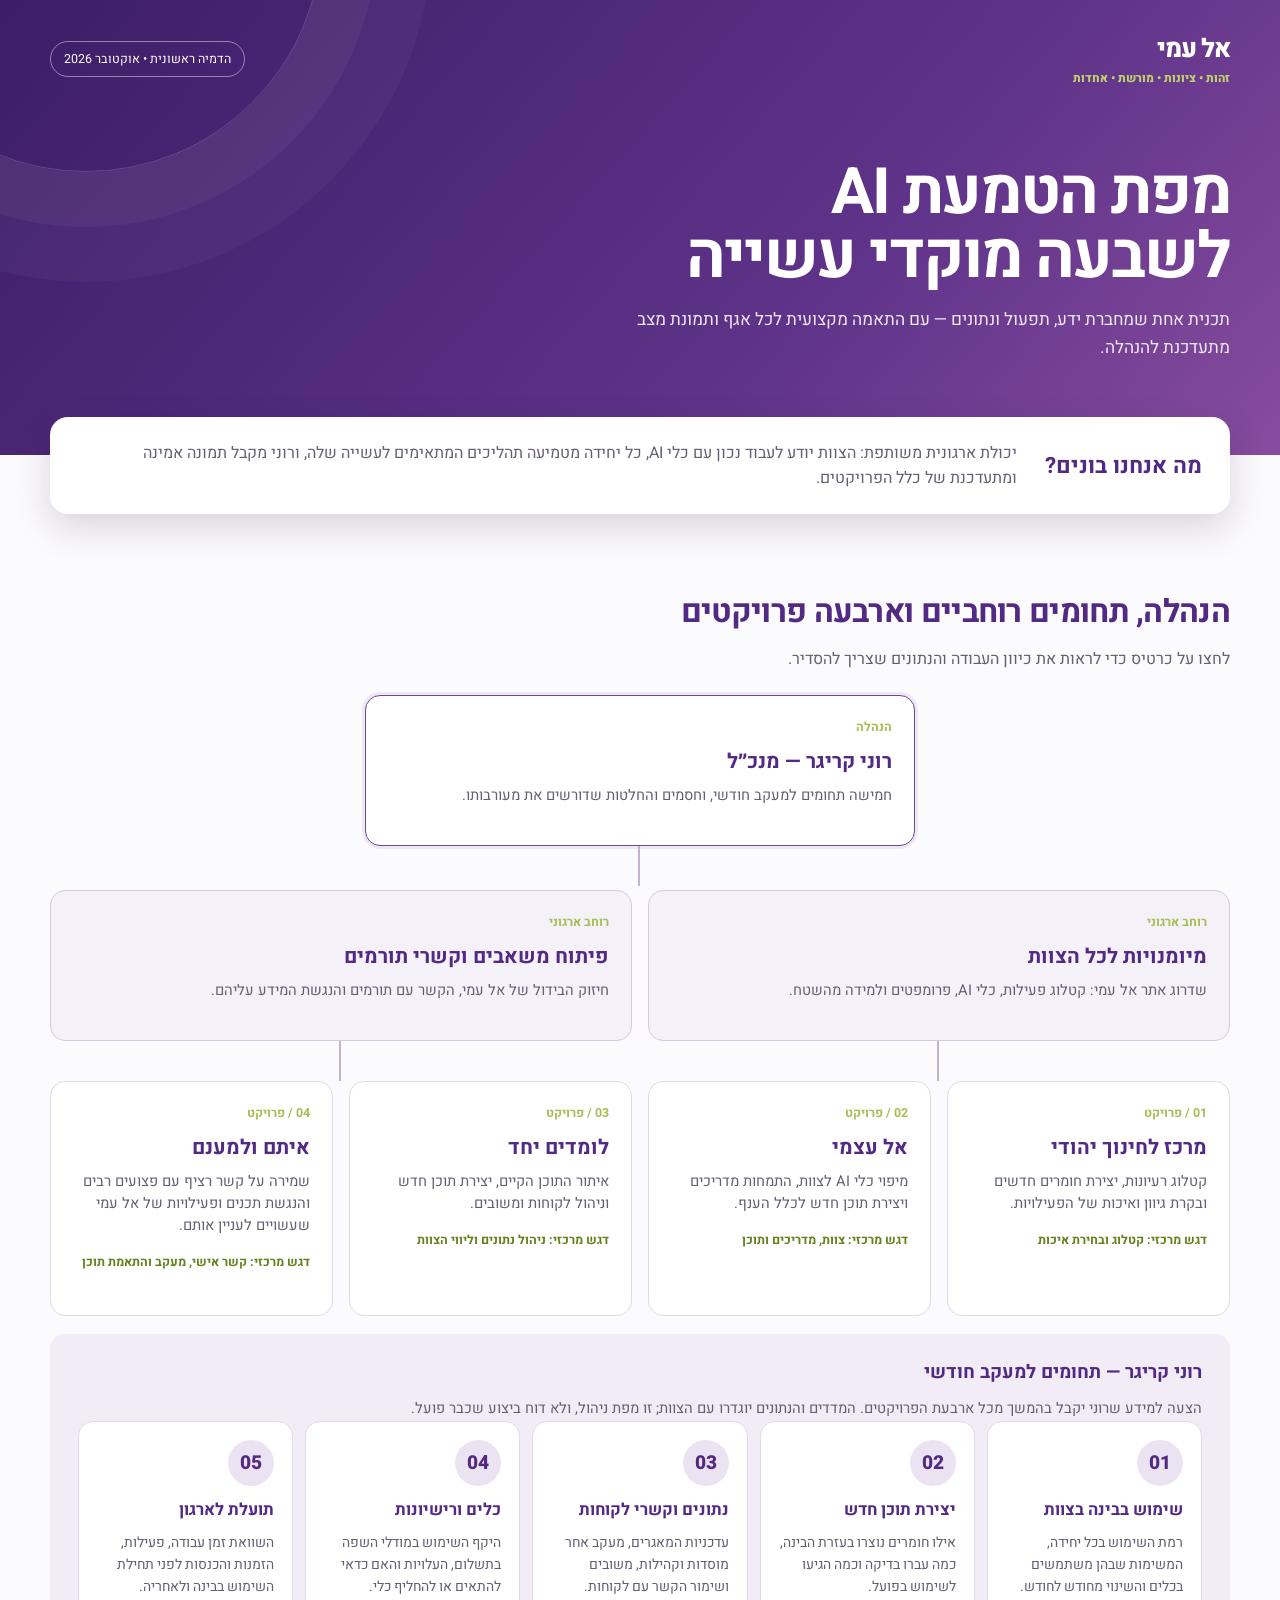
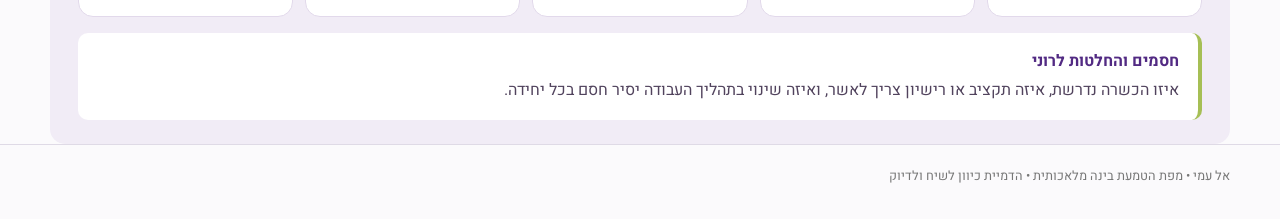
<file: index.html>
<!doctype html>
<html lang="he" dir="rtl">
<head>
  <meta charset="UTF-8" />
  <meta name="viewport" content="width=device-width, initial-scale=1.0" />
  <title>אל עמי | מפת הטמעת AI</title>
  <link rel="preconnect" href="https://fonts.googleapis.com" />
  <link rel="preconnect" href="https://fonts.gstatic.com" crossorigin />
  <link href="https://fonts.googleapis.com/css2?family=Heebo:wght@400;500;700;800&display=swap" rel="stylesheet" />
  <style>
    :root { --violet:#522a83; --plum:#704598; --lime:#a6bf55; --ink:#201a29; --muted:#665e71; --paper:#fbfafc; --blue:#4a81bd; --line:#dfdae6; }
    * { box-sizing:border-box; } body { margin:0; background:var(--paper); color:var(--ink); font-family:"Heebo",Arial,sans-serif; }
    .wrap { width:min(1180px, calc(100% - 40px)); margin:auto; }
    header { background:linear-gradient(132deg,#3d1d67 0%,#5e3389 64%,#874c9d 100%); color:#fff; padding:30px 0 76px; position:relative; overflow:hidden; }
    header:after { content:""; position:absolute; width:470px; height:470px; border:1px solid #ffffff2b; border-radius:50%; left:-150px; top:-300px; box-shadow:0 0 0 55px #ffffff0b,0 0 0 110px #ffffff08; }
    nav { display:flex; justify-content:space-between; align-items:center; position:relative; z-index:1; }
    .brand { font-size:1.6rem; font-weight:800; letter-spacing:-1px; } .brand small { display:block; color:#bdd46a; font-size:.74rem; letter-spacing:0; margin-top:2px; }
    .badge { border:1px solid #ffffff73; border-radius:99px; padding:8px 13px; font-size:.78rem; }
    h1 { font-size:clamp(2.2rem,5vw,4.1rem); margin:74px 0 11px; line-height:1; position:relative; z-index:1; letter-spacing:-2px; }
    .subtitle { font-size:1.08rem; color:#efe9f5; max-width:650px; line-height:1.6; position:relative; z-index:1; }
    .intro { margin-top:-38px; position:relative; z-index:2; background:#fff; box-shadow:0 13px 35px #2d17452b; border-radius:18px; padding:24px 28px; display:flex; gap:28px; align-items:center; }
    .intro strong { color:var(--violet); font-size:1.4rem; white-space:nowrap; } .intro p { color:var(--muted); margin:0; line-height:1.55; }
    section { padding:66px 0 0; } .eyebrow { color:#708d21; font-size:.8rem; font-weight:bold; letter-spacing:.7px; } h2 { color:var(--violet); font-size:2rem; margin:8px 0 12px; letter-spacing:-.7px; }
    .lead { color:var(--muted); margin:0 0 26px; line-height:1.6; }
    .cards { display:grid; grid-template-columns:repeat(4,minmax(0,1fr)); gap:16px; position:relative; }
    .cards .level { grid-column:1 / -1; width:min(550px,100%); justify-self:center; min-height:0; margin-bottom:24px; overflow:visible; }
    .cards .level:after { content:""; position:absolute; width:2px; height:40px; background:#c3b3d1; bottom:-41px; right:50%; }
    .cards .shared { background:#f5f1f8; border-color:#d6c8e1; }
    .cards .shared { grid-column:span 2; width:100%; }
    .card { text-align:right; border:1px solid var(--line); background:#fff; border-radius:15px; min-height:235px; padding:22px; cursor:pointer; transition:.2s; position:relative; overflow:hidden; }
    .card:hover,.card.active { border-color:var(--plum); transform:translateY(-4px); box-shadow:0 13px 25px #3b1e5a12; } .card.active { box-shadow:0 0 0 3px #70459818; }
    .num { color:var(--lime); font-size:.78rem; font-weight:bold; } .card h3 { margin:11px 0 8px; font-size:1.28rem; color:var(--violet); } .card p { font-size:.92rem; color:var(--muted); line-height:1.5; margin:0 0 16px; }
    .time { display:inline-block; color:#fff; background:var(--blue); font-size:.78rem; padding:6px 9px; border-radius:99px; } .question .time { background:#8963a7; }.question:after { content:"?"; position:absolute; left:15px; bottom:-28px; color:#f2edf6; font-size:105px; font-weight:bold; }
    .priority { display:block; color:#65821d; font-size:.78rem; font-weight:bold; margin:0 0 12px; }
    .detail { display:none; border-radius:15px; background:#f1ecf6; margin-top:18px; padding:24px 28px; color:#31273b; } .detail.show { display:block; } .detail h3 { margin:0 0 12px; color:var(--violet); } .detail-grid { display:grid; grid-template-columns:1fr 1fr 1fr; gap:20px; }.detail strong { color:#5d387d; display:block; margin-bottom:7px; }.detail p { margin:0; font-size:.92rem; line-height:1.55; }
    .learn-intro { color:var(--muted); margin:0 0 22px; line-height:1.6; } .learn-map { display:grid; grid-template-columns:repeat(3,minmax(0,1fr)); gap:14px; } .learn-pillar { background:#fff; border:1px solid #e2d9eb; border-radius:15px; padding:20px; } .learn-icon { width:46px; height:46px; border-radius:50%; background:#ebe3f2; display:grid; place-items:center; color:var(--violet); font-size:1.2rem; font-weight:800; margin-bottom:14px; } .learn-pillar h4 { color:var(--violet); font-size:1.13rem; margin:0 0 15px; } .learn-pillar strong { font-size:.83rem; margin:15px 0 4px; } .learn-pillar p { line-height:1.65; } .learn-flow { margin:18px 0 0; border-right:3px solid var(--lime); background:#fff; border-radius:8px; padding:14px 17px; color:#51435d; font-size:.9rem; line-height:1.65; }
    .learn-prep { background:#fff; border:1px solid #d9cce5; border-right:4px solid var(--lime); border-radius:12px; padding:17px 19px; margin:0 0 18px; display:grid; grid-template-columns:auto 1fr; gap:15px; align-items:center; } .learn-prep h4 { margin:0 0 5px; color:var(--violet); font-size:1.1rem; } .learn-prep p { margin:0; color:var(--muted); line-height:1.55; font-size:.9rem; }
    .shared-map { display:grid; grid-template-columns:repeat(4,minmax(0,1fr)); gap:14px; } .shared-pillar { background:#fff; border:1px solid #e2d9eb; border-radius:15px; padding:20px; } .shared-pillar h4 { color:var(--violet); font-size:1.13rem; margin:0 0 11px; } .shared-pillar p { color:var(--muted); line-height:1.65; margin:0; font-size:.9rem; }
    .ceo-map { display:grid; grid-template-columns:repeat(5,minmax(0,1fr)); gap:12px; } .ceo-pillar { background:#fff; border:1px solid #e2d9eb; border-radius:15px; padding:18px; } .ceo-pillar h4 { color:var(--violet); font-size:1.04rem; line-height:1.3; margin:0 0 10px; } .ceo-pillar p { color:var(--muted); font-size:.87rem; line-height:1.6; margin:0; } .ceo-decision-strip { margin-top:16px; background:#fff; border-right:4px solid var(--lime); border-radius:10px; padding:16px 19px; color:#51435d; line-height:1.6; } .ceo-decision-strip strong { color:var(--violet); display:block; margin-bottom:3px; }
    .education-map { display:grid; grid-template-columns:repeat(4,minmax(0,1fr)); gap:14px; } .education-pillar { background:#fff; border:1px solid #e2d9eb; border-radius:15px; padding:20px; position:relative; } .education-pillar:not(:last-child):after { content:"←"; position:absolute; left:-17px; top:30px; color:var(--lime); font-size:1.4rem; font-weight:800; } .education-pillar h4 { color:var(--violet); font-size:1.08rem; margin:0 0 11px; } .education-pillar p { color:var(--muted); line-height:1.65; margin:0; font-size:.9rem; } .education-pillar b { display:block; color:#5d387d; margin:14px 0 5px; font-size:.82rem; } .education-metrics { display:grid; grid-template-columns:repeat(3,1fr); gap:12px; margin-top:18px; } .education-metric { background:#fff; border-radius:10px; padding:13px 15px; border-top:3px solid var(--lime); color:#5f556a; font-size:.86rem; } .education-metric b { display:block; color:var(--violet); font-size:1.05rem; margin-bottom:3px; }
    .flow { display:grid; grid-template-columns:repeat(4,1fr); position:relative; gap:13px; padding-bottom:8px; }.step { background:#fff; border-top:4px solid var(--lime); border-radius:11px; padding:16px; box-shadow:0 5px 13px #3b1e5a0c; }.step b { color:var(--violet); display:block; margin:4px 0 7px; }.step span { font-size:.84rem; color:var(--muted); line-height:1.45; display:block; }
    .dashboard { background:#251638; color:#fff; border-radius:20px; padding:32px; overflow:hidden; }.dashboard h2 { color:#fff; margin:0 0 8px; }.dashboard .lead { color:#d3c8dc; }.ceo-top { display:flex; justify-content:space-between; gap:24px; align-items:flex-start; }.ceo-kicker { color:#bdd46a; font-size:.8rem; font-weight:bold; }.ceo-decisions { display:grid; grid-template-columns:repeat(3,1fr); gap:10px; margin:24px 0; }.ceo-decision { background:#ffffff0b; border:1px solid #ffffff25; border-radius:11px; padding:14px; }.ceo-decision b { display:block; color:#bdd46a; font-size:.88rem; margin-bottom:5px; }.ceo-decision span { font-size:.82rem; color:#eee8f3; line-height:1.45; }.portfolio-title { color:#bdd46a; font-size:.9rem; font-weight:bold; margin:0 0 10px; }.portfolio { border:1px solid #ffffff25; border-radius:12px; overflow:hidden; }.portfolio-row { display:grid; grid-template-columns:1.1fr 1.5fr 1.8fr; gap:12px; padding:12px 14px; border-bottom:1px solid #ffffff18; align-items:center; font-size:.85rem; }.portfolio-row:last-child { border-bottom:0; }.portfolio-row b { color:#fff; }.portfolio-row span { color:#d5cbe0; }.portfolio-row em { font-style:normal; color:#bdd46a; }.ceo-insights { display:grid; grid-template-columns:repeat(3,1fr); gap:10px; margin-top:18px; }.ceo-insight { background:#ffffff0b; border-radius:10px; padding:13px; }.ceo-insight b { display:block; color:#bdd46a; margin-bottom:4px; }.ceo-insight span { font-size:.8rem; color:#e6ddec; line-height:1.45; display:block; }
    .note { border-right:4px solid var(--lime); background:#f4f8e7; color:#44511b; padding:17px 19px; border-radius:7px; line-height:1.55; margin:28px 0 60px; } footer { border-top:1px solid var(--line); padding:22px 0 34px; font-size:.8rem; color:#777; }
    .demo-link { display:flex; align-items:center; justify-content:space-between; gap:18px; color:inherit; text-decoration:none; transition:box-shadow .18s,transform .18s; }.demo-link:hover,.demo-link:focus-visible { box-shadow:0 0 0 3px #7045981c; transform:translateY(-1px); outline:none; }.demo-cta { color:var(--violet); font-weight:800; white-space:nowrap; }.demo-link:hover .demo-cta { text-decoration:underline; }
    .learn-flow.demo-link { background:linear-gradient(110deg,#61368a,#43216b); border:1px solid #76559a; border-right:6px solid var(--lime); border-radius:14px; padding:18px 21px; color:#fff; box-shadow:0 9px 22px #32194a24; }.learn-flow.demo-link b { color:#d4e99a; }.learn-flow.demo-link:hover,.learn-flow.demo-link:focus-visible { box-shadow:0 0 0 4px #a8c34e45,0 12px 28px #32194a30; transform:translateY(-2px); }.demo-cta { display:inline-flex; align-items:center; gap:8px; border-radius:9px; padding:9px 14px; color:#293716; background:#c5df78; box-shadow:0 2px 0 #91a94c; }.learn-flow.demo-link:hover .demo-cta { text-decoration:none; background:#d5eb9b; }
    @media(max-width:900px){ .cards { grid-template-columns:repeat(2,minmax(0,1fr)); } .cards .shared { grid-column:span 1; } .shared-map,.education-map { grid-template-columns:repeat(2,minmax(0,1fr)); } .ceo-map { grid-template-columns:repeat(2,minmax(0,1fr)); } .education-pillar:nth-child(2):after { display:none; } }
    @media(max-width:600px){ .cards,.flow,.detail-grid,.dashboard,.learn-map,.shared-map,.education-map,.education-metrics,.ceo-decisions,.ceo-insights,.ceo-map { grid-template-columns:1fr; }.ceo-top { display:block; }.portfolio-row { grid-template-columns:1fr; gap:4px; }.education-pillar:after { display:none; }.cards .level { width:100%; grid-column:1 / -1; }.intro { display:block; }.intro strong { display:block; margin-bottom:7px; } h1 { margin-top:52px; }.metric-grid { grid-template-columns:1fr 1fr; }.demo-link { align-items:flex-start; flex-direction:column; gap:8px; } }
  </style>
</head>
<body>
  <header><div class="wrap"><nav><div class="brand">אל עמי<small>זהות • ציונות • מורשת • אחדות</small></div><div class="badge">הדמיה ראשונית • אוקטובר 2026</div></nav><h1>מפת הטמעת AI<br>לשבעה מוקדי עשייה</h1><p class="subtitle">תכנית אחת שמחברת ידע, תפעול ונתונים — עם התאמה מקצועית לכל אגף ותמונת מצב מתעדכנת להנהלה.</p></div></header>
  <main class="wrap">
    <div class="intro"><strong>מה אנחנו בונים?</strong><p>יכולת ארגונית משותפת: הצוות יודע לעבוד נכון עם כלי AI, כל יחידה מטמיעה תהליכים המתאימים לעשייה שלה, ורוני מקבל תמונה אמינה ומתעדכנת של כלל הפרויקטים.</p></div>
    <section><h2>הנהלה, תחומים רוחביים וארבעה פרויקטים</h2><p class="lead">לחצו על כרטיס כדי לראות את כיוון העבודה והנתונים שצריך להסדיר.</p>
      <div class="cards" id="cards">
        <article class="card level active" data-key="ceo" tabindex="0" role="button"><div class="num">הנהלה</div><h3>רוני קריגר — מנכ״ל</h3><p>חמישה תחומים למעקב חודשי, וחסמים והחלטות שדורשים את מעורבותו.</p></article>
        <article class="card level shared" data-key="shared" tabindex="0" role="button"><div class="num">רוחב ארגוני</div><h3>מיומנויות לכל הצוות</h3><p>שדרוג אתר אל עמי: קטלוג פעילות, כלי AI, פרומפטים ולמידה מהשטח.</p></article>
        <article class="card level shared" data-key="fundraising" tabindex="0" role="button"><div class="num">רוחב ארגוני</div><h3>פיתוח משאבים וקשרי תורמים</h3><p>חיזוק הבידול של אל עמי, הקשר עם תורמים והנגשת המידע עליהם.</p></article>
        <article class="card" data-key="education" tabindex="0" role="button"><div class="num">01 / פרויקט</div><h3>מרכז לחינוך יהודי</h3><p>קטלוג רעיונות, יצירת חומרים חדשים ובקרת גיוון ואיכות של הפעילויות.</p><span class="priority">דגש מרכזי: קטלוג ובחירת איכות</span></article>
        <article class="card" data-key="self" tabindex="0" role="button"><div class="num">02 / פרויקט</div><h3>אל עצמי</h3><p>מיפוי כלי AI לצוות, התמחות מדריכים ויצירת תוכן חדש לכלל הענף.</p><span class="priority">דגש מרכזי: צוות, מדריכים ותוכן</span></article>
        <article class="card" data-key="learn" tabindex="0" role="button"><div class="num">03 / פרויקט</div><h3>לומדים יחד</h3><p>איתור התוכן הקיים, יצירת תוכן חדש וניהול לקוחות ומשובים.</p><span class="priority">דגש מרכזי: ניהול נתונים וליווי הצוות</span></article>
        <article class="card" data-key="together" tabindex="0" role="button"><div class="num">04 / פרויקט</div><h3>איתם ולמענם</h3><p>שמירה על קשר רציף עם פצועים רבים והנגשת תכנים ופעילויות של אל עמי שעשויים לעניין אותם.</p><span class="priority">דגש מרכזי: קשר אישי, מעקב והתאמת תוכן</span></article>
      </div>
      <div class="detail show" id="detail"></div>
    </section>
  </main>
  <footer><div class="wrap">אל עמי • מפת הטמעת בינה מלאכותית • הדמיית כיוון לשיח ולדיוק</div></footer>
  <script>
    const info={
      education:{title:'מרכז לחינוך יהודי',aim:'להאיץ יצירה והנגשה של תכנים, בלי לוותר על דיוק, מקורות ובקרה אנושית.',tools:'חיפוש ועיבוד מקורות, טיוטות למערכי שיעור, התאמות לקהלים ויצירת חומרי עזר.',data:'מאגר תכנים מתויג: נושא, מקור, קהל יעד, מצב בדיקה ושימוש.',time:'שבועות 1–3: מיפוי תכנים וכללי איכות. שבועות 4–8: שני תהליכי פיילוט.'},
      self:{title:'אל עצמי — מיפוי ומעקב אחר מוסדות חינוך',aim:'לבנות תמונת מצב של כלל מוסדות החינוך הרלוונטיים לעבודה: לנתח את המוסדות, לעקוב אחר מצב הקשר והפעילות וללמוד ממשובים.',tools:'הקמת מאגר מוסדות מרכזי, סיוע באיסוף ובסידור המידע הקיים, הדרכה אישית לצוות וליווי בהזנה ובעדכון שוטף. כלי AI יוכלו לסייע בסיכום משובים ובזיהוי צרכים חוזרים.',data:'כרטיס לכל מוסד: פרטי קשר, מאפיינים רלוונטיים, סטטוס מעקב ופעילות, משימות להמשך ומקום להזנת משובים. תהליך העבודה: מיפוי ← מעקב ועדכון ← משוב ← תמונת מצב.',time:'הערכה ראשונית: שבועות 1–3 למיפוי ולסידור המידע; שבועות 4–8 להקמת מאגר בסיסי, הדרכה ופיילוט. המשך הליווי והזמנים ייקבעו לפי מצב הנתונים.'},
      learn:{title:'לומדים יחד — ניהול מוסדות וקהילות',aim:'להקים מערכת מעקב שוטפת לכל המקומות הרלוונטיים, בחלוקה ברורה בין מוסדות חינוך לבין קהילות, כגון בתי כנסת ומתנ״סים.',tools:'מאגר מרכזי עם כרטיס לכל מקום, טופס עדכון ומשוב, תזכורות וליווי מעשי לצוות בסידור הנתונים ובהטמעת שגרת עבודה. הפקת דוח חודשי למנכ״ל תציג את מצב כל מקום ופעולות להמשך.',data:'לכל מוסד או קהילה: סוג מקום, אנשי קשר, מאפיינים, סטטוס קשר ופעילות, מפגשים, מדריכים, משימות ומשובים. תהליך העבודה: מיפוי ← מעקב ועדכון ← משוב ← תמונת מצב ← דוח חודשי.',time:'הערכה ראשונית: שבועות 1–3 לאפיון ואיסוף נתונים; שבועות 4–6 להקמת מאגר בסיסי; שבועות 7–12 לפיילוט, הדרכת הצוות ובדיקת הדוח החודשי. הזמנים תלויים במצב הנתונים הקיים.'},
      together:{title:'איתם ולמענם',aim:'שמירה על קשר אישי ורציף עם פצועים רבים והנגשת תכנים ופעילויות מתאימים.',tools:'מאגר קשר, תזכורות וכלי AI שיסייעו לצוות, לאחר מיפוי הצרכים.',data:'בירור עם הצוות כיצד מנוהל הקשר כיום ואיזה מידע נדרש.',time:''},
      fundraising:{title:'פיתוח משאבים וקשרי תורמים',aim:'חיזוק הבידול והקשר עם תורמים וקהל קיים.',tools:'מיפוי דרכי הקשר והמידע הקיים.',data:'בחינת הטבלאות והמידע על התורמים.',time:''},
      ceo:{title:'רוני קריגר — מנכ״ל',aim:'לקבל שליטה רציפה בכלל הפרויקטים, על בסיס מידע מעודכן ולא על בסיס רדיפה אחרי עדכונים.',tools:'לוח שליטה, סיכומי סטטוס תקופתיים, התראות על חסמים וריכוז החלטות.',data:'שפה משותפת ליעד, סטטוס, אחראי, תאריך יעד, סיכון והחלטה נדרשת.',time:'שבועות 1–2: הגדרת תמונת הניהול. שבועות 3–6: לוח שליטה ניסיוני. מהשבוע השביעי: שיפור רציף.'},
      shared:{title:'מיומנויות לכל הצוות',aim:'לאפשר עבודה אחראית, יעילה ובטוחה עם AI בכל תפקיד.',tools:'פרומפטינג, ההבדל בין כלי שיחה/חיפוש/יצירה, בדיקת תוצרים, פרטיות וארגון קבצים.',data:'תבניות עבודה, מאגר פרומפטים מאושרים, כללי שמירה ובעלות על ידע.',time:'ארבעה מפגשים במהלך שישה שבועות, עם משימת תרגול קצרה בין מפגש למפגש.'}
    };
    const out=document.querySelector('#detail'); function render(key){const x=info[key];if(key==='shared'){out.innerHTML=`<h3>מיומנויות לכל הצוות — אתר מלווה לעבודה</h3><p class="learn-intro">מקום אחד שחוזרים אליו בזמן העבודה: מוצאים פעילות, בוחרים כלי מתאים, נעזרים בפרומפט טוב ולומדים מתוצרים ומשובים מן השטח.</p><div class="shared-map"><div class="shared-pillar"><div class="learn-icon">01</div><h4>קטלוג הפעילות</h4><p>כרטיס לכל פעילות עם תיאור, קהל יעד, נושא, קבצים, הוראות הפעלה, אנשי קשר ומשובים. חיפוש וסינון לפי גיל, תקופה, נושא, מיקום וסוג פעילות.</p></div><div class="shared-pillar"><div class="learn-icon">02</div><h4>כלי AI ורישיונות</h4><p>ספריית כלים לפי משימה: כתיבה, חיפוש, תמונות, סרטונים, מצגות, משחקים וניתוח נתונים. לצד כל כלי: למה הוא מתאים, עלות, הרשאה וכללי פרטיות.</p></div><div class="shared-pillar"><div class="learn-icon">03</div><h4>הדרכה ופרומפטינג</h4><p>טיפים קצרים, תבניות פרומפטים לפי תפקיד, דוגמאות לבקשה טובה, שאלות נפוצות והנחיות לבדיקת תוצרים לפני שימוש.</p></div><div class="shared-pillar"><div class="learn-icon">04</div><h4>למידה מהשטח</h4><p>תיעוד הפעלות, התאמות, תוצרים ומשובים. כך הצוות יכול לאתר פעילויות שעבדו עם קהל דומה, והידע חוזר לקטלוג ומשתפר.</p></div></div><div class="learn-flow"><b>נקודת הכניסה באתר:</b> „מה אני רוצה לעשות היום?” ← בחירת משימה ← כלי מתאים, פרומפט מוכן, חומרים מהקטלוג ומקום לשמירת התוצר והמשוב.</div>`;}else if(key==='learn'){out.innerHTML=`<h3>לומדים יחד — שלושה תחומי עבודה</h3><p class="learn-intro">תוכן קיים, תוכן חדש ונתוני הלקוחות: שלושה תחומים משלימים שבהם הבינה המלאכותית וכלי ניהול יכולים לסייע לצוות.</p><div class="learn-map"><div class="learn-pillar"><div class="learn-icon">01</div><h4>התוכן הקיים</h4><strong>מה חסר?</strong><p>דרך נוחה לאתר עלונים וחומרים קיימים בתוך אוסף הקבצים.</p><strong>איך הבינה יכולה לעזור?</strong><p>חילוץ מידע מהעלונים, תיוג וארגון התוכן כדי לאפשר חיפוש חכם.</p><strong>כלים ותהליך</strong><p>מאגר עלוני PDF, חילוץ נושאים ותגיות, בדיקת הצוות ואתר חיפוש לפי נושא, חג, גיל ומילים נרדפות. אפשר לבחון גם ניהול גרסאות לפי הצורך.</p></div><div class="learn-pillar"><div class="learn-icon">02</div><h4>תוכן חדש</h4><strong>מה חסר?</strong><p>יכולת ליצור ולשדרג תכנים באמצעות כלים חדשניים.</p><strong>איך הבינה יכולה לעזור?</strong><p>יצירת תוכן איכותי ומותאם לקהלים בכלים חדשים.</p><strong>כלים ותהליך</strong><p>יצירת רעיונות וטיוטות, תמונות, סרטונים ומשחקים מקוונים; התאמתם לקהל ובדיקת התוצרים בידי הצוות.</p></div><div class="learn-pillar"><div class="learn-icon">03</div><h4>לקוחות ומשובים</h4><strong>מה חסר?</strong><p>מאגר לקוחות איכותי, מעקב מסודר אחר הזמנות ופעילות, ומקום לרישום משובים.</p><strong>איך הבינה יכולה לעזור?</strong><p>ארגון נתוני הלקוחות וההזמנות, סיכום משובים והצפת צרכים ותובנות.</p><strong>כלים ותהליך</strong><p>מאגר נפרד למוסדות חינוך ולקהילות, ובהן בתי כנסת ומתנ״סים; כרטיס לכל מקום עם קשרים, סטטוס, הזמנות, פעולות ומשובים. ליווי הצוות בעדכון הנתונים ודוח חודשי למנכ״ל על מצב כל מקום.</p></div></div><div class="learn-flow"><b>תהליך ניהול הלקוחות:</b> מיפוי ← מעקב ועדכון ← משוב ← תמונת מצב ← דוח חודשי</div>`;}else{out.innerHTML=`<h3>${x.title}</h3><div class="detail-grid"><div><strong>מטרת AI</strong><p>${x.aim}</p></div><div><strong>כלים ותהליכים</strong><p>${x.tools}</p></div><div><strong>נתונים ולוח זמנים</strong><p>${x.data}<br><br><b>${x.time}</b></p></div></div>`;}out.classList.add('show');}
    document.querySelectorAll('.card').forEach(c=>{c.addEventListener('click',()=>{document.querySelectorAll('.card').forEach(x=>x.classList.remove('active'));c.classList.add('active');render(c.dataset.key);out.scrollIntoView({behavior:'smooth',block:'nearest'});});c.addEventListener('keydown',e=>{if(e.key==='Enter'||e.key===' '){e.preventDefault();c.click();}});}); renderCEO();
    function renderEducation(){out.innerHTML=`<h3>מרכז לחינוך יהודי — מסלול לבניית פעילות איכותית</h3><p class="learn-intro">המאגר הקיים מכיל רעיונות רבים. המטרה היא להפוך אותו לקטלוג מסודר ואיכותי, להתאים את כלי העבודה לצוות, ליצור חומרים חדשים ולבדוק שהמכלול מגוון ומוכן להפעלה.</p><div class="education-map"><div class="education-pillar"><div class="learn-icon">01</div><h4>קטלוג ובחירת איכות</h4><p>כרטיס אחיד לכל רעיון: נושא, גיל, קהל, משך, משתתפים, ציוד, סוג פעילות, מקורות וקבצים. לכל פעילות נקבע גם סטטוס: חדש, דורש עריכה, נוסה בשטח, מאושר או ארכיון.</p><b>התוצאה</b><p>מאגר שאפשר לחפש בו, לצד תור עבודה ברור לחומרים שדורשים החלטה או השלמה.</p></div><div class="education-pillar"><div class="learn-icon">02</div><h4>מיפוי צוות וכלי עבודה</h4><p>מפגש עם העובדים להבנת רמת הידע שלהם בבינה מלאכותית, המשימות שהם מבצעים כיום והכלים הספציפיים שיסייעו להם.</p><b>התוצאה</b><p>בחירת כלי עבודה, הרשאות ותבניות פרומפטים מותאמות לתפקידים בצוות.</p></div><div class="education-pillar"><div class="learn-icon">03</div><h4>יצירת חומרים חדשים</h4><p>כלי AI להפקת מערכי פעילות, דפי עבודה, תמונות, סרטונים, חידונים ומשחקים מקוונים.</p><b>התוצאה</b><p>כל תוצר חדש נשמר ומקושר חזרה לפעילות המתאימה במאגר.</p></div><div class="education-pillar"><div class="learn-icon">04</div><h4>סקיל בקרת פעילויות</h4><p>בודק רשימת פעילויות ומזהה פערים בגילים, נושאים וסוגי פעילות; מציף פעילויות דומות מדי וחוסרים בפרטים.</p><b>התוצאה</b><p>הצעות קונקרטיות ליצירת רשימה מגוונת, שלמה ואיכותית.</p></div></div><div class="learn-flow"><b>תהליך העבודה:</b> רעיון קיים ← קטלוג ובחירת איכות ← מיפוי צוות וכלים ← יצירה או שדרוג ← בקרת פעילויות ← הפעלה ומשוב</div>`;out.classList.add('show');}
    document.querySelector('.card[data-key="education"]').addEventListener('click',renderEducation);
    function renderSelf(){out.innerHTML=`<h3>אל עצמי — צוות, מדריכים ותוכן חדש</h3><p class="learn-intro">המדריכים הם משאב פעיל גם בין פעילויות פיזיות. המסלול מנצל את הזמן הזה כדי לבנות מומחיות בכלי AI וליצור חומרים שישרתו את כלל הענף.</p><div class="learn-map"><div class="education-pillar"><div class="learn-icon">01</div><h4>מיפוי צרכים וכלי עבודה</h4><p>ישיבה עם הצוות: אילו משימות מתבצעות כיום, מה רמת הידע בבינה מלאכותית ואילו כלים נדרשים לכל תפקיד.</p><b>התוצאה</b><p>מפת כלים והרשאות, לצד תבניות עבודה ופרומפטים מתאימים לצוות.</p></div><div class="education-pillar"><div class="learn-icon">02</div><h4>התמחות המדריכים</h4><p>מדריכים שמועסקים גם כשאין פעילות פיזית בוחרים תחום התמחות מעשי: תוכן, עיצוב, וידאו, משחקים, חיפוש או ניהול ידע.</p><b>התוצאה</b><p>צוות מדריכים שמייצר תוצרים, משתף ידע ומפתח מיומנות אמיתית בכלים מסוימים.</p></div><div class="education-pillar"><div class="learn-icon">03</div><h4>יצירת תוכן לכלל הענף</h4><p>ההתמחויות מתורגמות למאגר חומרים חדש: מערכים, פעילויות, עיצובים, סרטונים ומשחקים, עם התאמה לקהילות ולצרכים מהשטח.</p><b>התוצאה</b><p>תוכן איכותי שנוצר באופן שוטף, נשמר במאגר וניתן להפצה ולשימוש חוזר.</p></div></div><div class="learn-flow"><b>תשתית משותפת:</b> מאגר מסודר של מוסדות חינוך, סטטוס פעילות ומשובים מהשטח. התשתית מאפשרת לצוות ולמדריכים לדעת איזה תוכן דרוש, למי, ומה עבד בפועל.</div>`;out.classList.add('show');}
    document.querySelector('.card[data-key="self"]').addEventListener('click',renderSelf);
    function renderCEO(){out.innerHTML=`<h3>רוני קריגר — תחומים למעקב חודשי</h3><p class="learn-intro">הצעה למידע שרוני יקבל בהמשך מכל ארבעת הפרויקטים. המדדים והנתונים יוגדרו עם הצוות; זו מפת ניהול, ולא דוח ביצוע שכבר פועל.</p><div class="ceo-map"><div class="ceo-pillar"><div class="learn-icon">01</div><h4>שימוש בבינה בצוות</h4><p>רמת השימוש בכל יחידה, המשימות שבהן משתמשים בכלים והשינוי מחודש לחודש.</p></div><div class="ceo-pillar"><div class="learn-icon">02</div><h4>יצירת תוכן חדש</h4><p>אילו חומרים נוצרו בעזרת הבינה, כמה עברו בדיקה וכמה הגיעו לשימוש בפועל.</p></div><div class="ceo-pillar"><div class="learn-icon">03</div><h4>נתונים וקשרי לקוחות</h4><p>עדכניות המאגרים, מעקב אחר מוסדות וקהילות, משובים ושימור הקשר עם לקוחות.</p></div><div class="ceo-pillar"><div class="learn-icon">04</div><h4>כלים ורישיונות</h4><p>היקף השימוש במודלי השפה בתשלום, העלויות והאם כדאי להתאים או להחליף כלי.</p></div><div class="ceo-pillar"><div class="learn-icon">05</div><h4>תועלת לארגון</h4><p>השוואת זמן עבודה, פעילות, הזמנות והכנסות לפני תחילת השימוש בבינה ולאחריה.</p></div></div><div class="ceo-decision-strip"><strong>חסמים והחלטות לרוני</strong>איזו הכשרה נדרשת, איזה תקציב או רישיון צריך לאשר, ואיזה שינוי בתהליך העבודה יסיר חסם בכל יחידה.</div>`;out.classList.add('show');}
    document.querySelector('.card[data-key="ceo"]').addEventListener('click',renderCEO);
    function renderLearn(){out.innerHTML=`<h3>לומדים יחד — שלושה תחומי עבודה</h3><p class="learn-intro">תוכן קיים, תוכן חדש ונתוני הלקוחות: שלושה תחומים משלימים שבהם הבינה המלאכותית וכלי ניהול יכולים לסייע לצוות.</p><div class="learn-prep"><div class="learn-icon">0</div><div><h4>תחנת הכנה: מיפוי צוות וכלי AI</h4><p>ישיבה עם הצוות להבנת המשימות, רמת הידע והכלים הרלוונטיים להם: חיפוש בקבצים, יצירת תוכן, ניהול נתונים, סיכום משובים ועבודה עם מוסדות וקהילות. התוצאה היא בחירת כלים, הרשאות ותבניות פרומפטים מותאמות לצוות.</p></div></div><div class="learn-map"><div class="learn-pillar"><div class="learn-icon">01</div><h4>התוכן הקיים</h4><strong>מה חסר?</strong><p>דרך נוחה לאתר עלונים וחומרים קיימים בתוך אוסף הקבצים.</p><strong>איך הבינה יכולה לעזור?</strong><p>חילוץ מידע מהעלונים, תיוג וארגון התוכן כדי לאפשר חיפוש חכם.</p><strong>כלים ותהליך</strong><p>מאגר עלוני PDF, חילוץ נושאים ותגיות, בדיקת הצוות ואתר חיפוש לפי נושא, חג, גיל ומילים נרדפות. אפשר לבחון גם ניהול גרסאות לפי הצורך.</p></div><div class="learn-pillar"><div class="learn-icon">02</div><h4>תוכן חדש</h4><strong>מה חסר?</strong><p>יכולת ליצור ולשדרג תכנים באמצעות כלים חדשניים.</p><strong>איך הבינה יכולה לעזור?</strong><p>יצירת תוכן איכותי ומותאם לקהלים בכלים חדשים.</p><strong>כלים ותהליך</strong><p>יצירת רעיונות וטיוטות, תמונות, סרטונים ומשחקים מקוונים; התאמתם לקהל ובדיקת התוצרים בידי הצוות.</p></div><div class="learn-pillar"><div class="learn-icon">03</div><h4>לקוחות ומשובים</h4><strong>מה חסר?</strong><p>מאגר לקוחות איכותי, מעקב מסודר אחר הזמנות ופעילות, ומקום לרישום משובים.</p><strong>איך הבינה יכולה לעזור?</strong><p>ארגון נתוני הלקוחות וההזמנות, סיכום משובים והצפת צרכים ותובנות.</p><strong>כלים ותהליך</strong><p>מאגר נפרד למוסדות חינוך ולקהילות, ובהן בתי כנסת ומתנ״סים; כרטיס לכל מקום עם קשרים, סטטוס, הזמנות, פעולות ומשובים. ליווי הצוות בעדכון הנתונים ודוח חודשי למנכ״ל על מצב כל מקום.</p></div></div><a class="learn-flow demo-link" href="lomdim-yachad.html" target="_blank" rel="noopener noreferrer"><span><b>הדגמת מאגר בתי הספר והקהילות:</b> מיפוי ← מעקב ועדכון ← משוב ← תמונת מצב ← דוח חודשי</span><span class="demo-cta">פתיחת ההדגמה ←</span></a>`;out.classList.add('show');}
    document.querySelector('.card[data-key="learn"]').addEventListener('click',renderLearn);
    function renderShared(){out.innerHTML=`<h3>מיומנויות לכל הצוות — שדרוג אתר אל עמי</h3><p class="learn-intro">הכוונה היא לשדרג את אתר אל עמי הקיים, או ליצור אתר דומה, כך שיהיה מקום עבודה מרכזי לצוות ולמשתמשים: מוצאים פעילות, בוחרים כלי מתאים, נעזרים בפרומפט טוב ולומדים מן השטח.</p><div class="shared-map"><div class="shared-pillar"><div class="learn-icon">01</div><h4>אתר פעילות חדש או משודרג</h4><p>שדרוג האתר הקיים כך שיציג קטלוג פעילויות עשיר: תיאור, קהל יעד, נושא, קבצים, הוראות הפעלה, אנשי קשר ומשובים. חיפוש וסינון לפי גיל, תקופה, נושא, מיקום וסוג פעילות.</p></div><div class="shared-pillar"><div class="learn-icon">02</div><h4>כלי AI ורישיונות</h4><p>ספריית כלים לפי משימה: כתיבה, חיפוש, תמונות, סרטונים, מצגות, משחקים וניתוח נתונים. לצד כל כלי: למה הוא מתאים, עלות, הרשאה וכללי פרטיות.</p></div><div class="shared-pillar"><div class="learn-icon">03</div><h4>הדרכה ופרומפטינג</h4><p>טיפים קצרים, תבניות פרומפטים לפי תפקיד, דוגמאות לבקשה טובה, שאלות נפוצות והנחיות לבדיקת תוצרים לפני שימוש.</p></div><div class="shared-pillar"><div class="learn-icon">04</div><h4>למידה מהשטח</h4><p>תיעוד הפעלות, התאמות, תוצרים ומשובים. כך הצוות יכול לאתר פעילויות שעבדו עם קהל דומה, והידע חוזר לאתר ומשתפר.</p></div></div><div class="learn-flow"><b>נקודת הכניסה באתר:</b> „מה אני רוצה לעשות היום?” ← בחירת משימה ← כלי מתאים, פרומפט מוכן, חומרים מהקטלוג ומקום לשמירת התוצר והמשוב.</div>`;out.classList.add('show');}
    document.querySelector('.card[data-key="shared"]').addEventListener('click',renderShared);
    function renderTogether(){out.innerHTML=`<h3>איתם ולמענם — קשר אישי ורציף</h3><p class="learn-intro">הקשר עם פצועים רבים דורש מעקב מתמשך. המטרה היא לשמור על קשר אישי לאורך זמן ולהציע תכנים ופעילויות של אל עמי שעשויים לעניין כל אחד ואחת.</p><div class="learn-map"><div class="learn-pillar"><div class="learn-icon">01</div><h4>ניהול הקשר</h4><p>מאגר מסודר שיוכל להציג מתי התקיים הקשר האחרון, מי אחראי עליו ומהי הפעולה הבאה. תזכורות יוכלו לסייע לצוות לשמור על רציפות הקשר.</p></div><div class="learn-pillar"><div class="learn-icon">02</div><h4>התאמת תכנים ופעילויות</h4><p>ריכוז תכני אל עמי במקום נגיש, עם אפשרות לסמן תחומי עניין ולזהות תכנים ופעילויות שעשויים להתאים לכל אדם.</p></div><div class="learn-pillar"><div class="learn-icon">03</div><h4>סיוע לצוות באמצעות AI</h4><p>עזרה בניסוח הודעות אישיות ובהצעת תכנים מתאימים. איש צוות בודק את ההצעות ומחליט מה לשלוח ולמי.</p></div></div><div class="learn-flow"><b>הצעה להמשך:</b> בירור עם הצוות כיצד מנוהל הקשר כיום, מה נדרש לו ואיזה מידע יש לשמור, לפני בחירת הכלים והקמת המאגר.</div>`;out.classList.add('show');}
    document.querySelector('.card[data-key="together"]').addEventListener('click',renderTogether);
    function renderFundraising(){out.innerHTML=`<h3>פיתוח משאבים וקשרי תורמים — אתגרים מרכזיים</h3><p class="learn-intro">חיזוק היכולת להציג את העשייה של אל עמי, לטפח קשר עם תורמים וקהל קיים ולמצוא בקלות את המידע הנדרש לצוות.</p><div class="shared-map"><div class="shared-pillar"><div class="learn-icon">01</div><h4>בידול והסברה</h4><p>להציג בצורה ברורה ומשכנעת את הייחודיות של אל עמי ואת הערך של פעילות הארגון.</p></div><div class="shared-pillar"><div class="learn-icon">02</div><h4>היכרות שוטפת עם הפעילות</h4><p>לשתף תורמים באופן שוטף בנתוני פעילות ובתמונות, כדי לחזק את ההיכרות שלהם עם הארגון ועשייתו.</p></div><div class="shared-pillar"><div class="learn-icon">03</div><h4>המשכיות אחרי כנסים</h4><p>לשמור על קשר עם הקהל שכבר מכיר את הארגון דרך כנסי „איתם ולמענם”, ולהמשיך לעדכן אותו בפעילות.</p></div><div class="shared-pillar"><div class="learn-icon">04</div><h4>איתור מידע על תורמים</h4><p>להקל על שליפת מידע על תורמים, שכיום מפוזר בין טבלאות רבות.</p></div></div>`;out.classList.add('show');}
    document.querySelector('.card[data-key="fundraising"]').addEventListener('click',renderFundraising);
  </script>
</body>
</html>
</file>
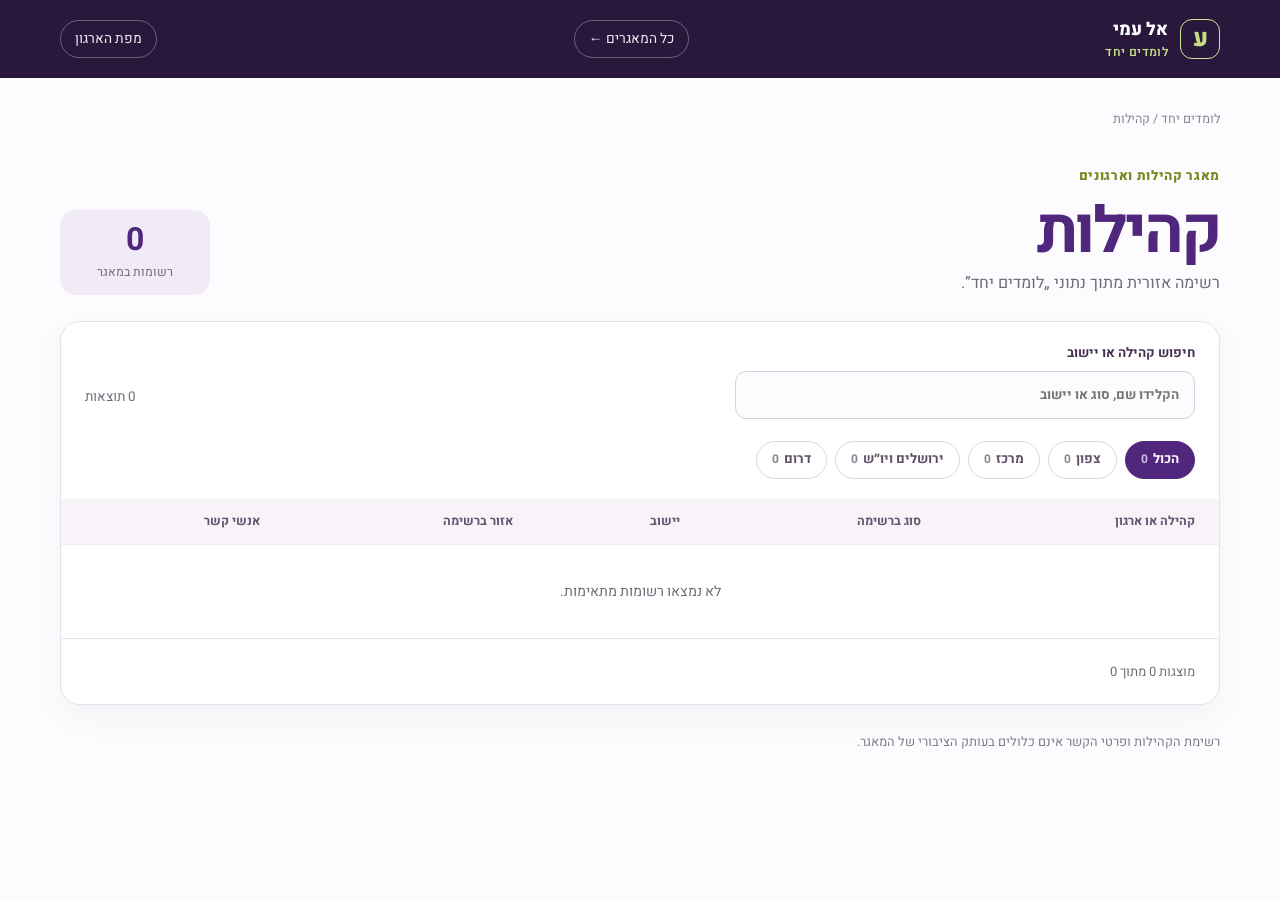
<file: communities.html>
<!doctype html>
<html lang="he" dir="rtl">
<head>
  <meta charset="utf-8"><meta name="viewport" content="width=device-width, initial-scale=1">
  <title>לומדים יחד | קהילות</title>
  <link rel="preconnect" href="https://fonts.googleapis.com"><link rel="preconnect" href="https://fonts.gstatic.com" crossorigin>
  <link href="https://fonts.googleapis.com/css2?family=Heebo:wght@400;500;600;700;800&display=swap" rel="stylesheet">
  <link rel="stylesheet" href="style.css">
</head>
<body data-directory="community">
  <header class="site-header"><div class="shell header-inner"><a class="brand" href="lomdim-yachad.html"><span class="brand-mark">ע</span><span>אל עמי <small>לומדים יחד</small></span></a><a class="header-back" href="lomdim-yachad.html">כל המאגרים ←</a><a class="header-back" href="index.html">מפת הארגון</a></div></header>
  <main class="shell list-main">
    <div class="breadcrumb">לומדים יחד / קהילות</div>
    <div class="list-intro"><div><div class="intro-kicker">מאגר קהילות וארגונים</div><h1>קהילות</h1><p>רשימה אזורית מתוך נתוני „לומדים יחד”.</p></div><div class="total-box"><strong id="totalCount">—</strong><span>רשומות במאגר</span></div></div>
    <section class="directory-panel" aria-label="רשימת קהילות">
      <div class="toolbar"><label class="search-field"><span>חיפוש קהילה או יישוב</span><input id="directorySearch" type="search" placeholder="הקלידו שם, סוג או יישוב" autocomplete="off"></label><div class="result-count" id="resultCount" aria-live="polite"></div></div>
      <div class="region-bar" id="regionFilters" aria-label="סינון לפי אזור"></div>
      <div class="table-wrap"><table><thead><tr><th>קהילה או ארגון</th><th>סוג ברשימה</th><th>יישוב</th><th>אזור ברשימה</th><th>אנשי קשר</th></tr></thead><tbody id="directoryRows"></tbody></table></div>
      <div class="list-footer"><span id="shownCount"></span><button id="loadMore" type="button" class="load-more" hidden>הציגו עוד</button></div>
    </section>
    <p class="source-note" id="sourceNote">הרשימה כוללת כרגע את כל סוגי הרשומות שאינן מסומנות כבית ספר. שמות חסרים מסומנים במפורש.</p>
  </main>
  <script src="public-data.js"></script><script>if(location.protocol==='file:'||location.hostname==='localhost'||location.hostname==='127.0.0.1')document.write('<scr'+'ipt src="data.js"></scr'+'ipt>');</script><script src="app.js"></script>
</body>
</html>
</file>
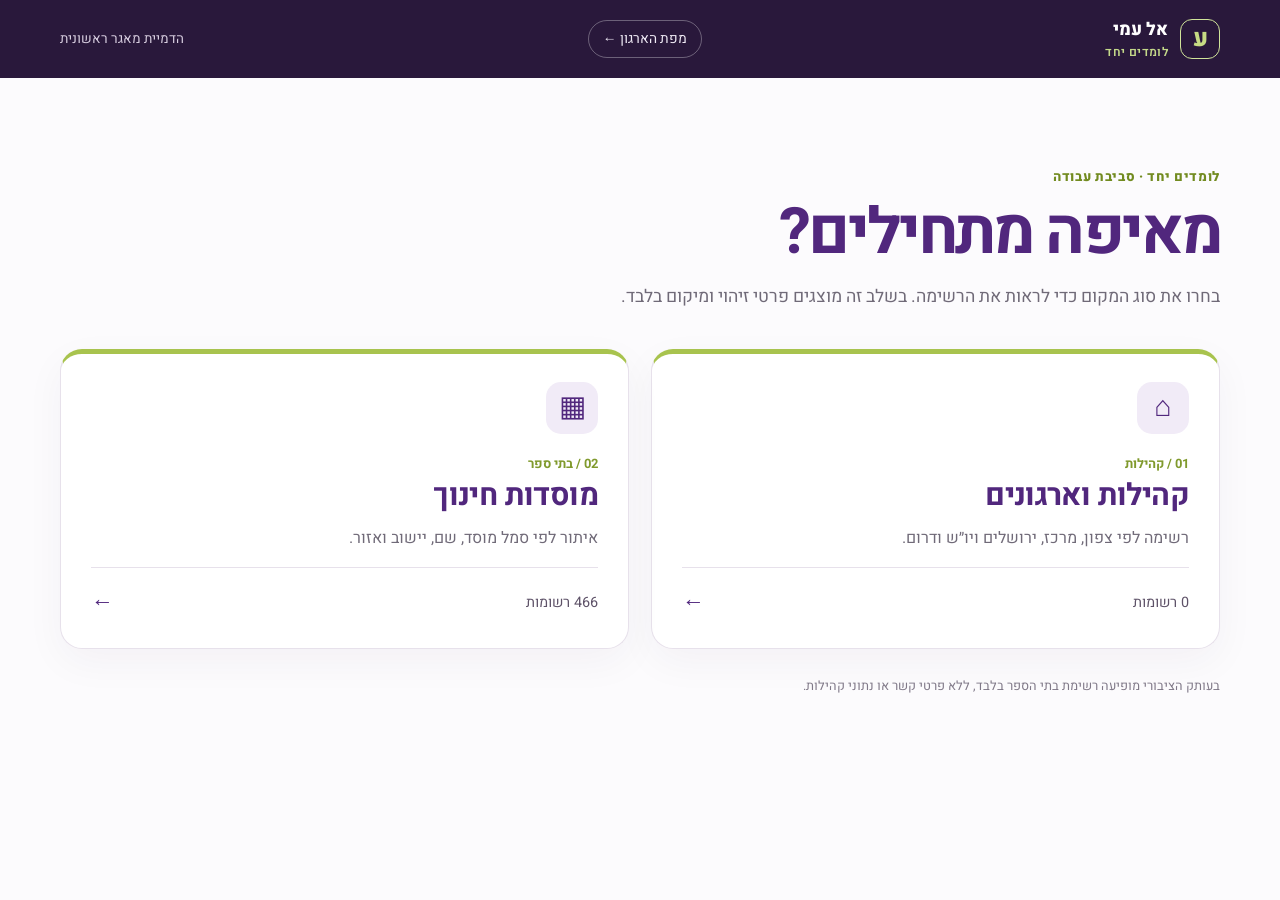
<file: lomdim-yachad.html>
<!doctype html>
<html lang="he" dir="rtl">
<head>
  <meta charset="utf-8">
  <meta name="viewport" content="width=device-width, initial-scale=1">
  <title>לומדים יחד | בחירת מאגר</title>
  <link rel="preconnect" href="https://fonts.googleapis.com">
  <link rel="preconnect" href="https://fonts.gstatic.com" crossorigin>
  <link href="https://fonts.googleapis.com/css2?family=Heebo:wght@400;500;600;700;800&display=swap" rel="stylesheet">
  <link rel="stylesheet" href="style.css">
</head>
<body class="home-page">
  <header class="site-header"><div class="shell header-inner"><div class="brand"><span class="brand-mark">ע</span><span>אל עמי <small>לומדים יחד</small></span></div><a class="header-back" href="index.html">מפת הארגון ←</a><span class="stage-label">הדמיית מאגר ראשונית</span></div></header>
  <main class="shell home-main">
    <div class="intro-kicker">לומדים יחד · סביבת עבודה</div>
    <h1>מאיפה מתחילים?</h1>
    <p class="home-lead">בחרו את סוג המקום כדי לראות את הרשימה. בשלב זה מוצגים פרטי זיהוי ומיקום בלבד.</p>
    <div class="choice-grid">
      <a class="choice-card" href="communities.html"><span class="choice-icon" aria-hidden="true">⌂</span><span class="choice-topline">01 / קהילות</span><strong>קהילות וארגונים</strong><span class="choice-description">רשימה לפי צפון, מרכז, ירושלים ויו״ש ודרום.</span><span class="choice-bottom"><span id="communityCount">— רשומות</span><span class="arrow">←</span></span></a>
      <a class="choice-card" href="schools.html"><span class="choice-icon" aria-hidden="true">▦</span><span class="choice-topline">02 / בתי ספר</span><strong>מוסדות חינוך</strong><span class="choice-description">איתור לפי סמל מוסד, שם, יישוב ואזור.</span><span class="choice-bottom"><span id="schoolCount">— רשומות</span><span class="arrow">←</span></span></a>
    </div>
    <p class="source-note" id="sourceNote">מקור: רשימת בתי הספר והקהילות של „לומדים יחד”. רשומות ללא שם או אזור מסומנות כך ברשימות.</p>
  </main>
  <script src="public-data.js"></script><script>if(location.protocol==='file:'||location.hostname==='localhost'||location.hostname==='127.0.0.1')document.write('<scr'+'ipt src="data.js"></scr'+'ipt>');</script><script src="app.js"></script>
</body>
</html>
</file>
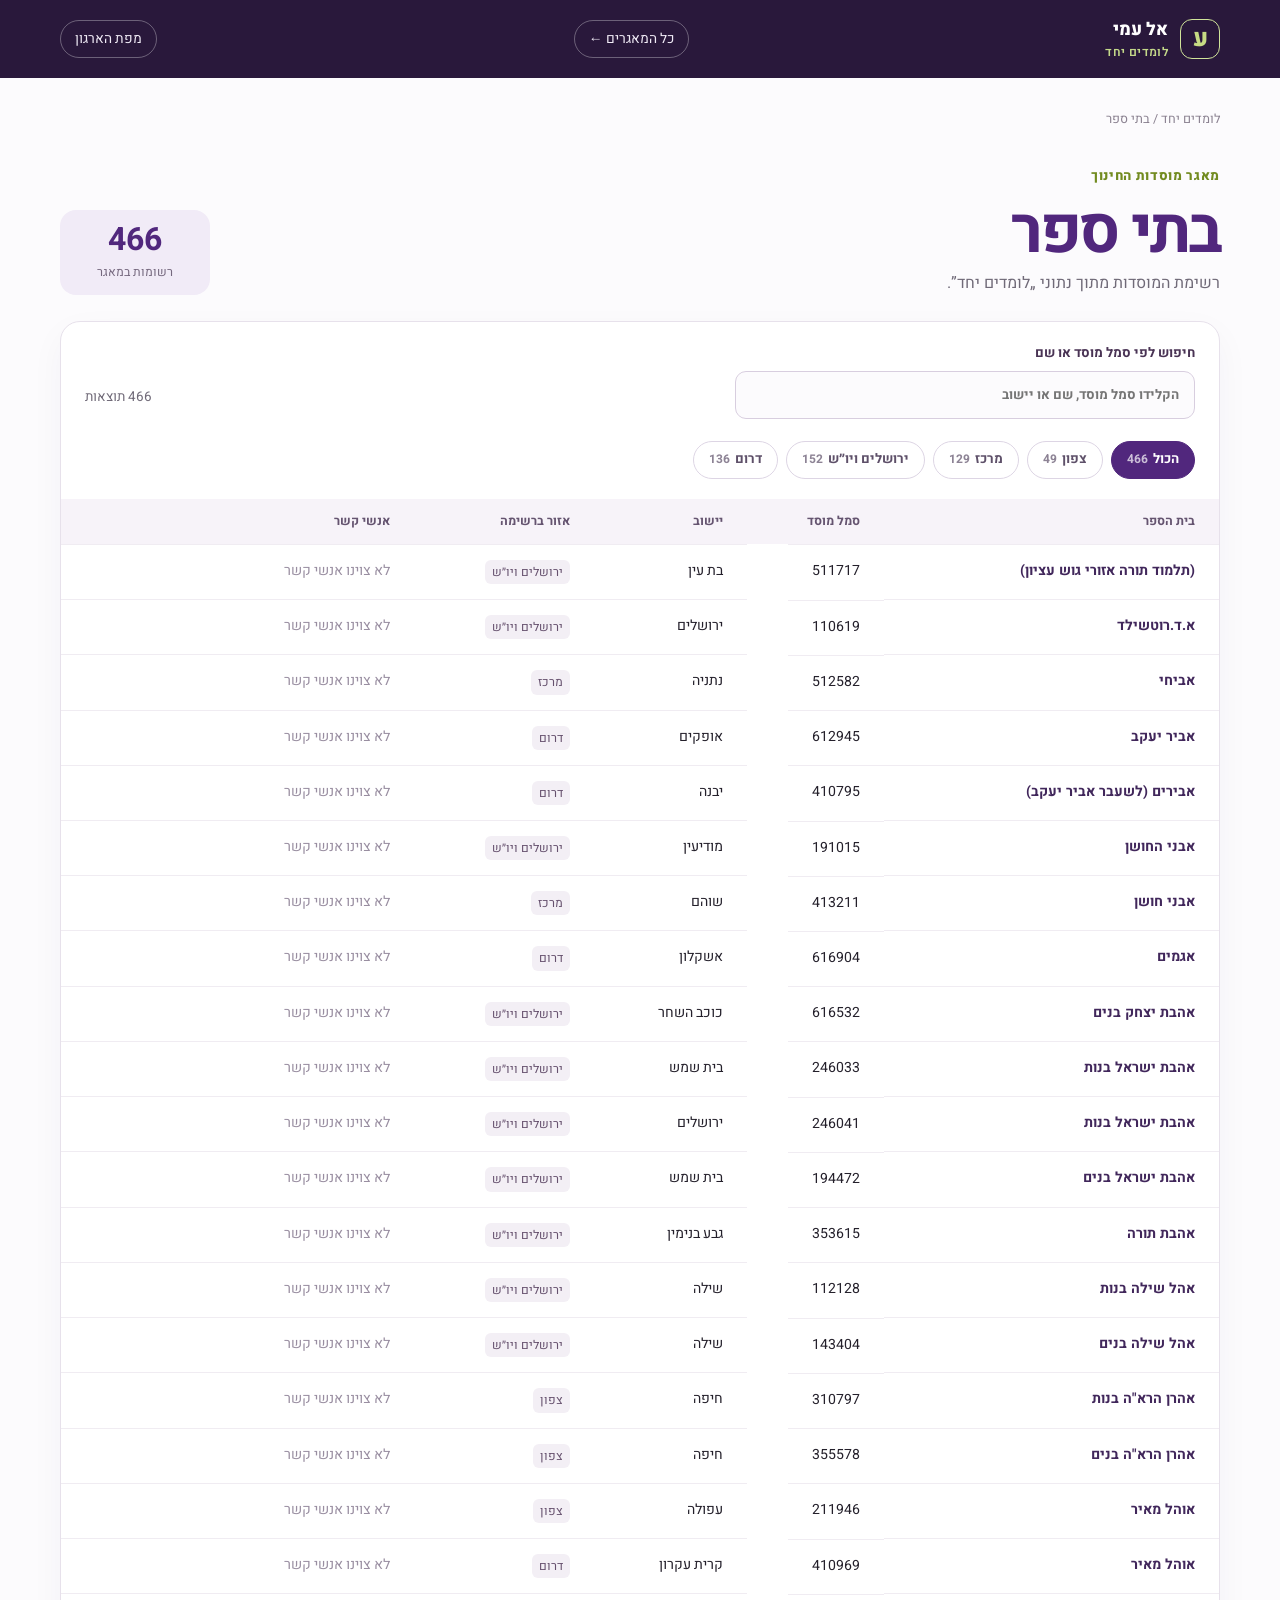
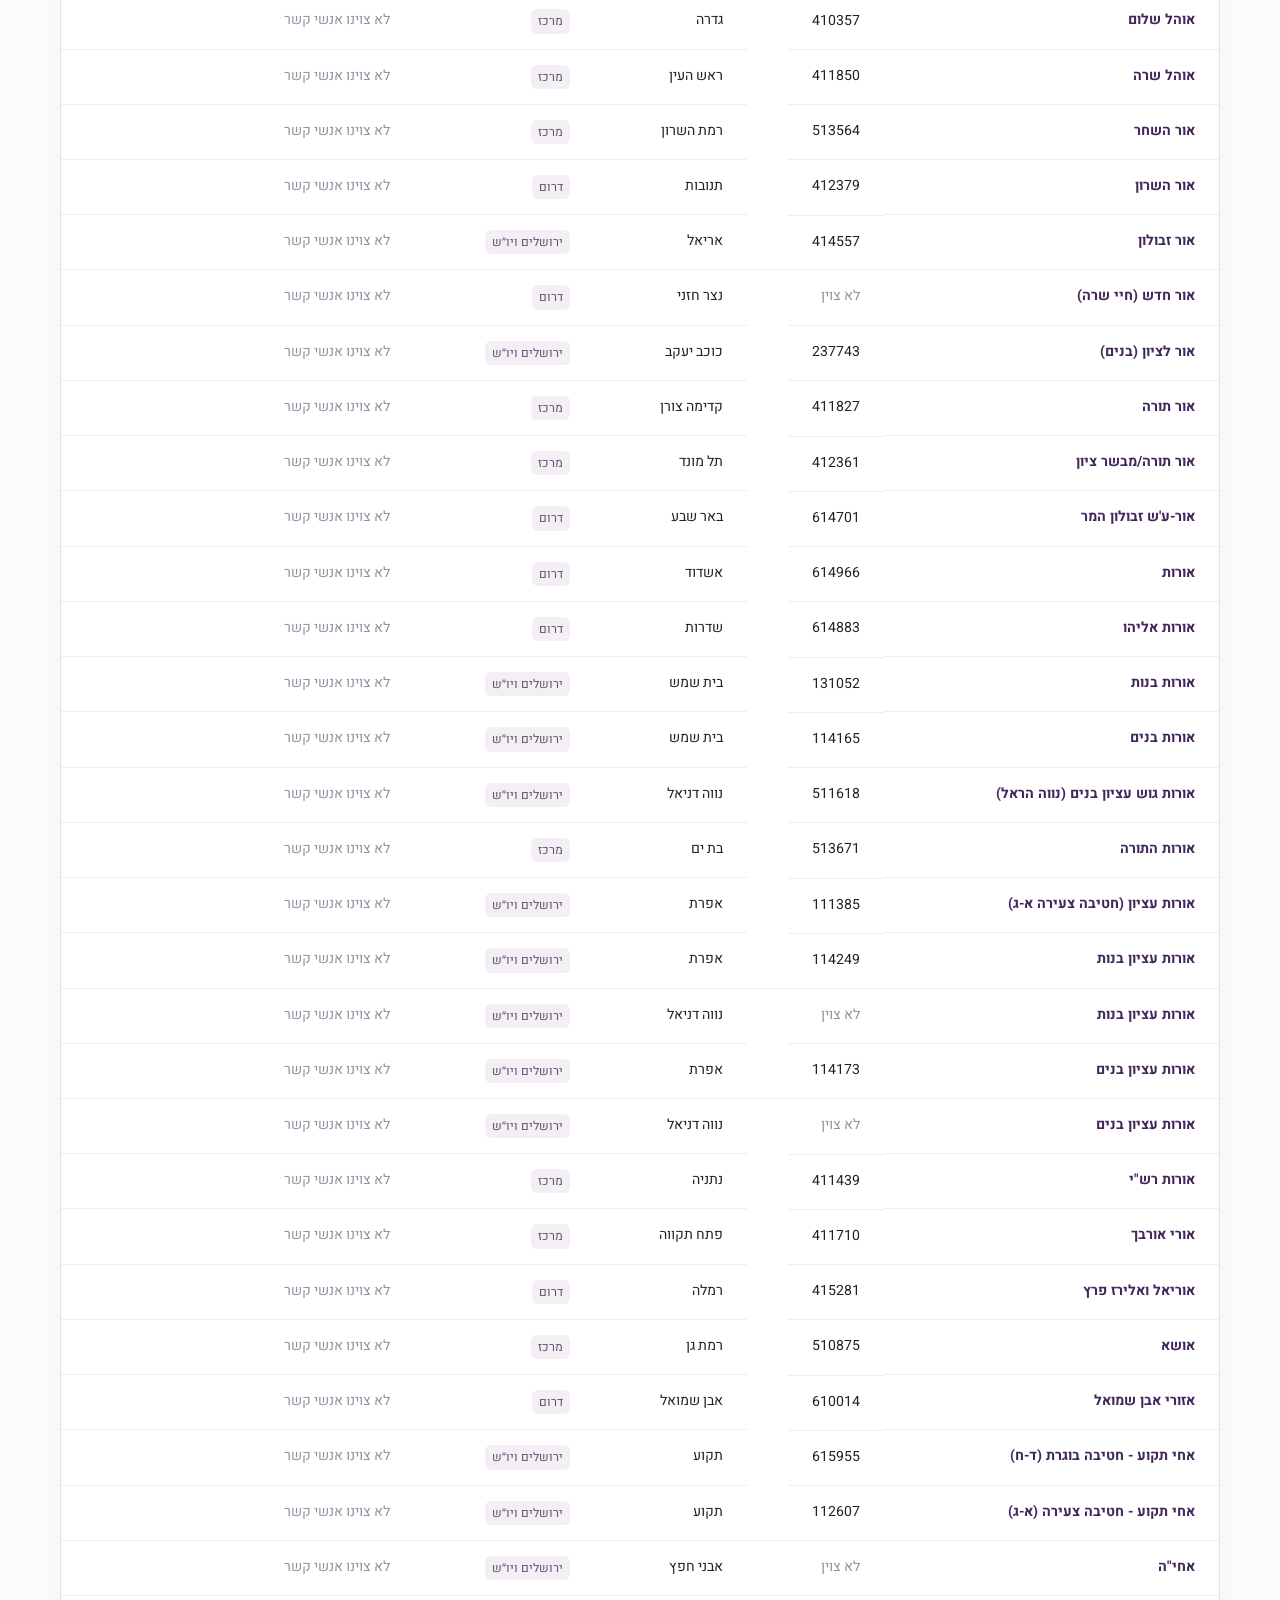
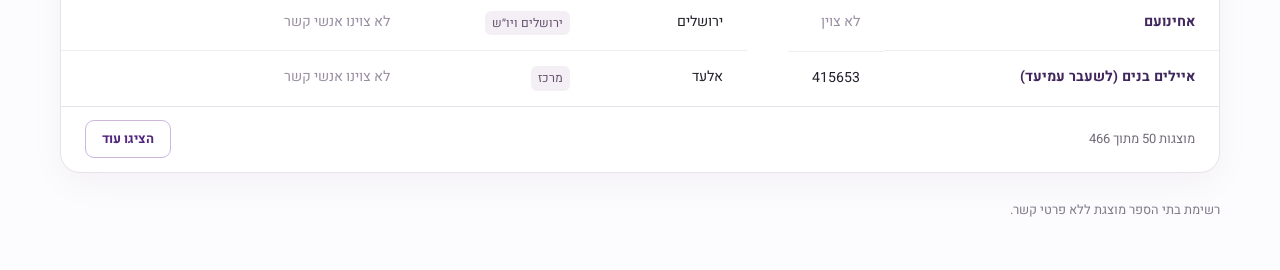
<file: schools.html>
<!doctype html>
<html lang="he" dir="rtl">
<head>
  <meta charset="utf-8"><meta name="viewport" content="width=device-width, initial-scale=1">
  <title>לומדים יחד | בתי ספר</title>
  <link rel="preconnect" href="https://fonts.googleapis.com"><link rel="preconnect" href="https://fonts.gstatic.com" crossorigin>
  <link href="https://fonts.googleapis.com/css2?family=Heebo:wght@400;500;600;700;800&display=swap" rel="stylesheet">
  <link rel="stylesheet" href="style.css">
</head>
<body data-directory="school">
  <header class="site-header"><div class="shell header-inner"><a class="brand" href="lomdim-yachad.html"><span class="brand-mark">ע</span><span>אל עמי <small>לומדים יחד</small></span></a><a class="header-back" href="lomdim-yachad.html">כל המאגרים ←</a><a class="header-back" href="index.html">מפת הארגון</a></div></header>
  <main class="shell list-main">
    <div class="breadcrumb">לומדים יחד / בתי ספר</div>
    <div class="list-intro"><div><div class="intro-kicker">מאגר מוסדות החינוך</div><h1>בתי ספר</h1><p>רשימת המוסדות מתוך נתוני „לומדים יחד”.</p></div><div class="total-box"><strong id="totalCount">—</strong><span>רשומות במאגר</span></div></div>
    <section class="directory-panel" aria-label="רשימת בתי ספר">
      <div class="toolbar"><label class="search-field"><span>חיפוש לפי סמל מוסד או שם</span><input id="directorySearch" type="search" inputmode="search" placeholder="הקלידו סמל מוסד, שם או יישוב" autocomplete="off"></label><div class="result-count" id="resultCount" aria-live="polite"></div></div>
      <div class="region-bar" id="regionFilters" aria-label="סינון לפי אזור"></div>
      <div class="table-wrap"><table><thead><tr><th>בית הספר</th><th>סמל מוסד</th><th>יישוב</th><th>אזור ברשימה</th><th>אנשי קשר</th></tr></thead><tbody id="directoryRows"></tbody></table></div>
      <div class="list-footer"><span id="shownCount"></span><button id="loadMore" type="button" class="load-more" hidden>הציגו עוד</button></div>
    </section>
    <p class="source-note" id="sourceNote">סמל מוסד חסר או שם חסר מוצגים כפי שהם; אין השלמה אוטומטית ממאגר אחר בשלב זה.</p>
  </main>
  <script src="public-data.js"></script><script>if(location.protocol==='file:'||location.hostname==='localhost'||location.hostname==='127.0.0.1')document.write('<scr'+'ipt src="data.js"></scr'+'ipt>');</script><script src="app.js"></script>
</body>
</html>
</file>
<file: style.css>
:root{--purple:#51277d;--deep:#29183b;--lime:#a8c34e;--ink:#24202b;--muted:#706a78;--line:#e7e1eb;--pale:#f8f5fa;--white:#fff}
*{box-sizing:border-box}html{scroll-behavior:smooth}body{margin:0;background:#fcfbfd;color:var(--ink);font-family:Heebo,Arial,sans-serif;line-height:1.5}a{color:inherit;text-decoration:none}button,input{font:inherit}.shell{width:min(1160px,calc(100% - 40px));margin-inline:auto}
.site-header{background:var(--deep);color:#fff}.header-inner{height:78px;display:flex;align-items:center;justify-content:space-between;gap:20px}.brand{display:inline-flex;align-items:center;gap:12px;font-weight:800;font-size:1.1rem}.brand small{display:block;color:#c4d98a;font-size:.76rem;font-weight:600;letter-spacing:.03em}.brand-mark{width:40px;height:40px;display:grid;place-items:center;border:1px solid #d0e49a;border-radius:12px;color:#c7dc84;font-size:1.5rem}.stage-label{color:#d9cfe1;font-size:.84rem}.header-back{color:#f1ecf7;border:1px solid #ffffff50;border-radius:99px;padding:8px 14px;font-size:.86rem}.header-back:hover,.header-back:focus-visible{background:#ffffff16}
.home-main{padding-top:90px}.intro-kicker{color:#728b20;font-weight:800;font-size:.83rem;letter-spacing:.05em}.home-main h1,.list-intro h1{font-size:clamp(2.4rem,5vw,4.3rem);color:var(--purple);letter-spacing:-.045em;line-height:1.1;margin:10px 0 16px}.home-lead{font-size:1.1rem;color:var(--muted);max-width:690px;margin:0 0 38px}.choice-grid{display:grid;grid-template-columns:repeat(2,minmax(0,1fr));gap:22px}.choice-card{min-height:300px;padding:28px 30px;background:#fff;border:1px solid var(--line);border-top:5px solid var(--lime);border-radius:22px;box-shadow:0 13px 40px #3013400b;display:flex;flex-direction:column;transition:transform .2s,box-shadow .2s,border-color .2s}.choice-card:hover,.choice-card:focus-visible{transform:translateY(-4px);border-color:#bc9dd4;box-shadow:0 18px 45px #3013401c;outline:none}.choice-icon{align-self:flex-start;width:52px;height:52px;display:grid;place-items:center;border-radius:15px;background:#f1ebf7;color:var(--purple);font-size:1.8rem;margin-bottom:20px}.choice-topline{color:#809a2d;font-weight:700;font-size:.81rem}.choice-card strong{display:block;color:var(--purple);font-size:1.9rem;letter-spacing:-.02em}.choice-description{color:var(--muted);margin-top:7px}.choice-bottom{display:flex;justify-content:space-between;align-items:center;border-top:1px solid var(--line);margin-top:auto;padding-top:18px;color:#5e5268;font-size:.9rem}.arrow{font-size:1.4rem;color:var(--purple);font-weight:800}.source-note{font-size:.8rem;color:#807988;margin:28px 0 50px}
.list-main{padding-top:32px}.breadcrumb{color:#8a8190;font-size:.79rem}.list-intro{display:flex;align-items:end;justify-content:space-between;gap:20px;margin:38px 0 26px}.list-intro h1{margin-bottom:4px}.list-intro p{margin:0;color:var(--muted)}.total-box{text-align:center;min-width:150px;background:#f1ebf7;padding:12px 20px;border-radius:16px}.total-box strong{display:block;font-size:2rem;line-height:1.15;color:var(--purple)}.total-box span{font-size:.76rem;color:#75687e}.directory-panel{background:#fff;border:1px solid var(--line);border-radius:20px;box-shadow:0 12px 35px #3013400a;overflow:hidden}.toolbar{display:flex;align-items:end;justify-content:space-between;gap:20px;padding:22px 24px}.search-field{display:block;width:min(100%,460px);font-weight:700;color:#493354;font-size:.83rem}.search-field span{display:block;margin-bottom:7px}.search-field input{width:100%;height:48px;border:1px solid #d8cedf;border-radius:11px;padding:0 15px;background:#fcfbfd;color:var(--ink);outline:none}.search-field input:focus{border-color:var(--purple);box-shadow:0 0 0 3px #51277d1a}.result-count{color:var(--muted);font-size:.84rem;padding-bottom:12px}.region-bar{display:flex;flex-wrap:wrap;gap:8px;padding:0 24px 20px}.region-chip{border:1px solid #ddd5e4;background:#fff;color:#5e5069;border-radius:99px;padding:8px 15px;cursor:pointer;font-size:.83rem;font-weight:700}.region-chip:hover{border-color:var(--purple)}.region-chip[aria-pressed="true"]{background:var(--purple);color:#fff;border-color:var(--purple)}.chip-count{opacity:.7;font-size:.75rem;margin-inline-start:5px}.table-wrap{overflow-x:auto}table{width:100%;border-collapse:collapse;text-align:right;min-width:670px}th{background:#f7f3f9;color:#655470;font-size:.78rem;font-weight:700;padding:13px 24px;white-space:nowrap}td{padding:15px 24px;border-top:1px solid #f0ecf2;font-size:.88rem}tbody tr:hover{background:#fcfafc}.item-name{font-weight:700;color:#41275b}.missing{color:#998ea1}.type-tag{display:inline-block;background:#f3eff5;color:#66516e;border-radius:6px;padding:3px 7px;font-size:.76rem}.symbol{font-variant-numeric:tabular-nums;direction:ltr;unicode-bidi:isolate;display:inline-block}.list-footer{display:flex;align-items:center;justify-content:space-between;min-height:66px;padding:12px 24px;border-top:1px solid var(--line);font-size:.81rem;color:var(--muted)}.load-more{border:1px solid #cdb8dc;background:#fff;color:var(--purple);border-radius:9px;padding:8px 16px;cursor:pointer;font-weight:700}.load-more:hover{background:#f3ebf7}.empty-row{text-align:center;color:var(--muted);padding:36px}
@media(max-width:720px){.shell{width:min(100% - 28px,1160px)}.header-inner{height:68px}.home-main{padding-top:52px}.choice-grid{grid-template-columns:1fr}.choice-card{min-height:260px}.list-intro{align-items:start}.total-box{min-width:100px;padding:11px}.total-box strong{font-size:1.5rem}.toolbar{align-items:stretch;flex-direction:column;gap:8px;padding:18px}.search-field{width:100%}.result-count{padding-bottom:0}.region-bar{padding:0 18px 18px}.region-chip{padding:7px 11px}.header-back{font-size:.78rem;padding:7px 10px}}
table{min-width:960px}td{vertical-align:top}.contacts-cell{min-width:260px;max-width:430px}.contacts-details summary{cursor:pointer;list-style:none;color:var(--purple);display:flex;flex-wrap:wrap;gap:3px 9px;align-items:baseline}.contacts-details summary::-webkit-details-marker{display:none}.contacts-details summary::before{content:'＋';font-size:1rem;line-height:1}.contacts-details[open] summary::before{content:'−'}.contact-preview{font-size:.76rem;color:var(--muted);font-weight:400;max-width:250px;overflow:hidden;text-overflow:ellipsis;white-space:nowrap}.contacts-content{margin-top:11px;display:grid;gap:8px}.contact-card{border-right:2px solid #d9c5e8;background:#f9f6fb;border-radius:7px;padding:8px 10px;line-height:1.5}.contact-name{display:block;color:#48325b;font-size:.83rem;margin-bottom:3px}.contact-field{font-size:.78rem;overflow-wrap:anywhere}.contact-label{color:#776a80;font-weight:700}.contact-values{white-space:pre-wrap}.unassigned-contact{border-right-color:var(--lime);background:#f7f9ef}
</file>
